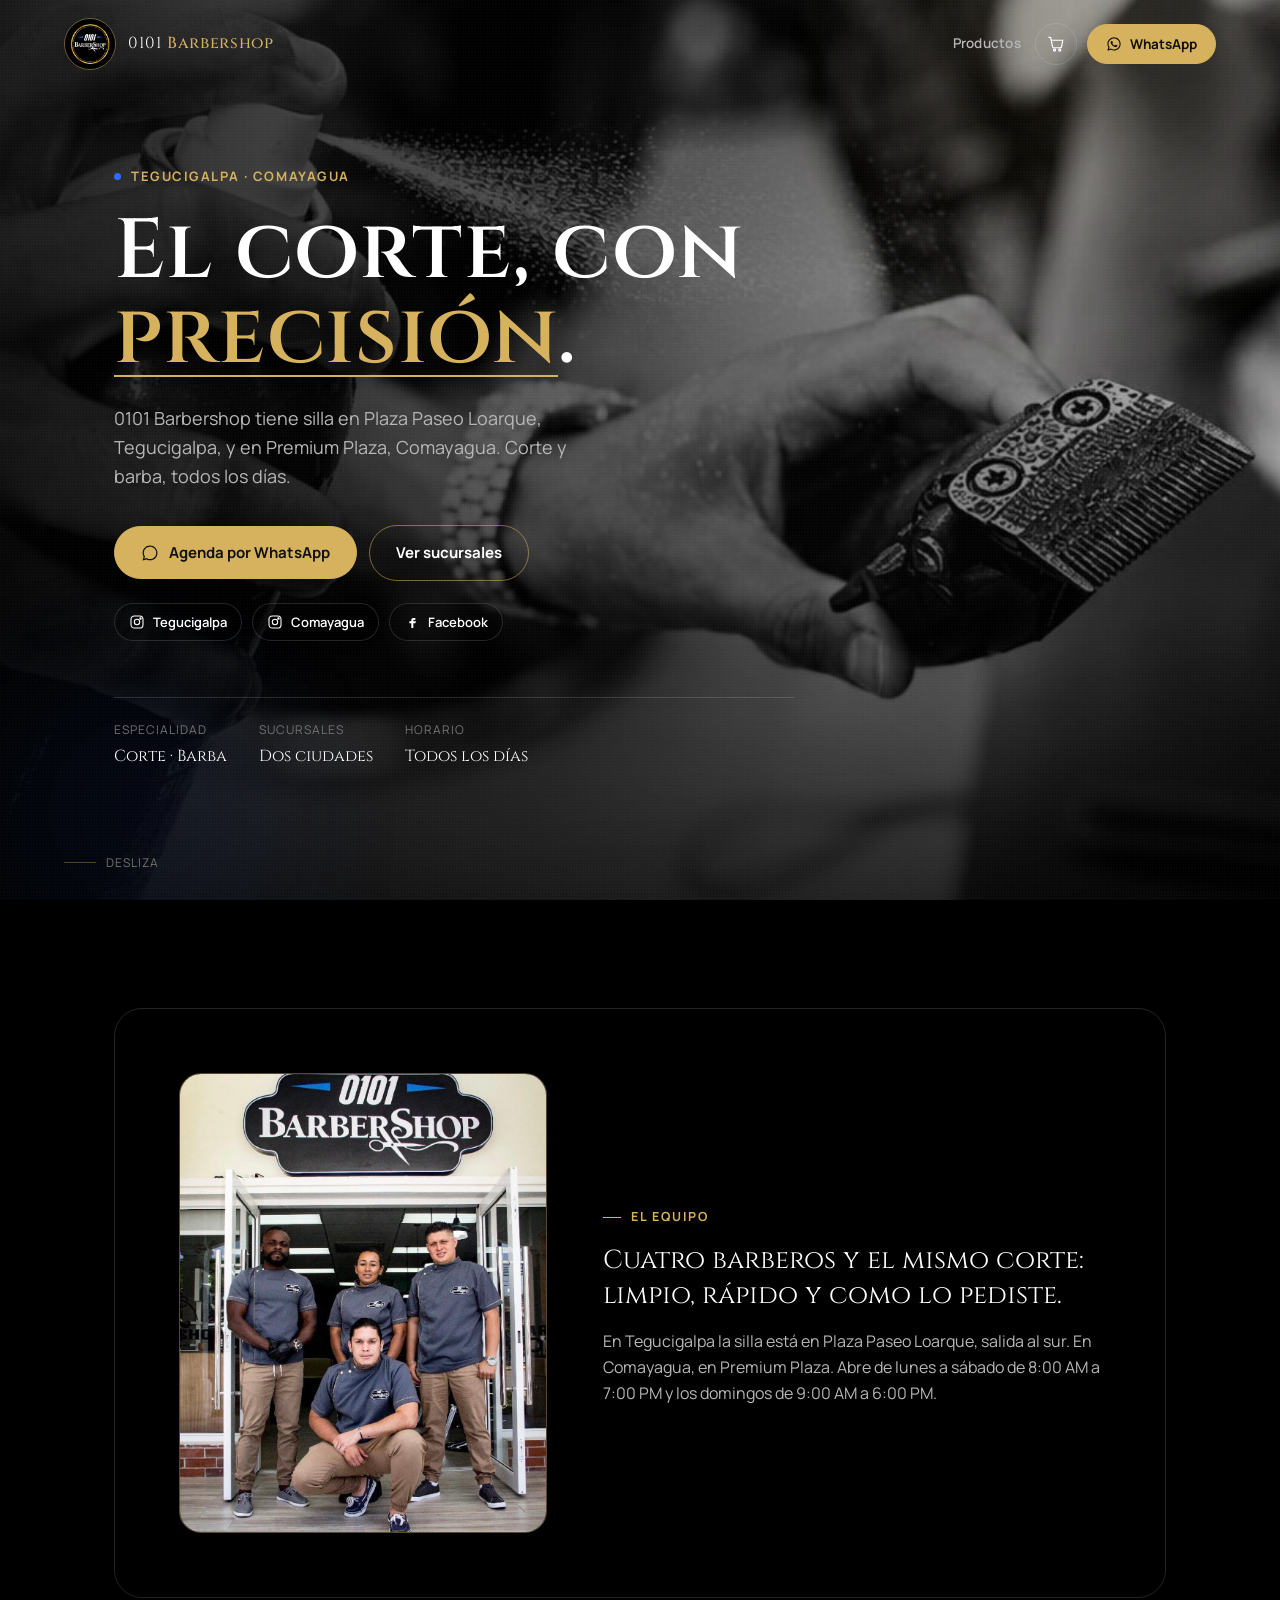
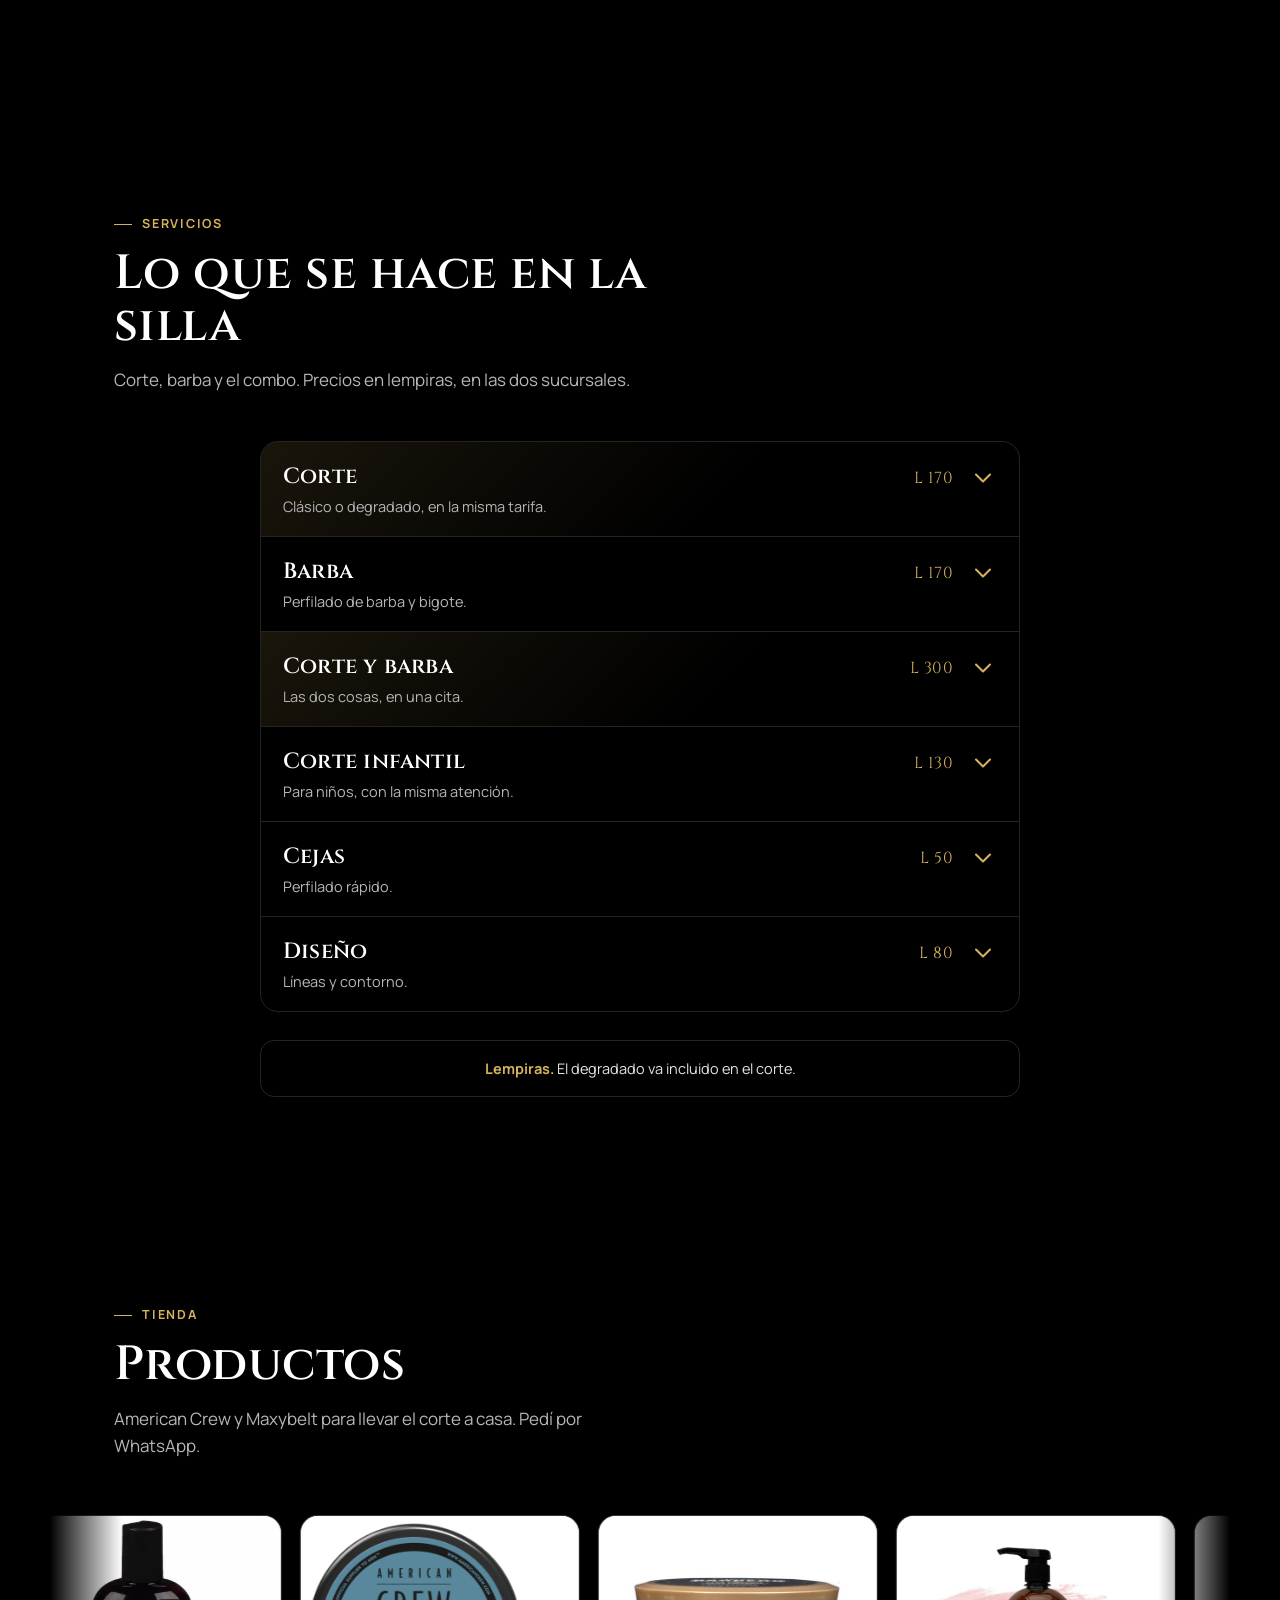
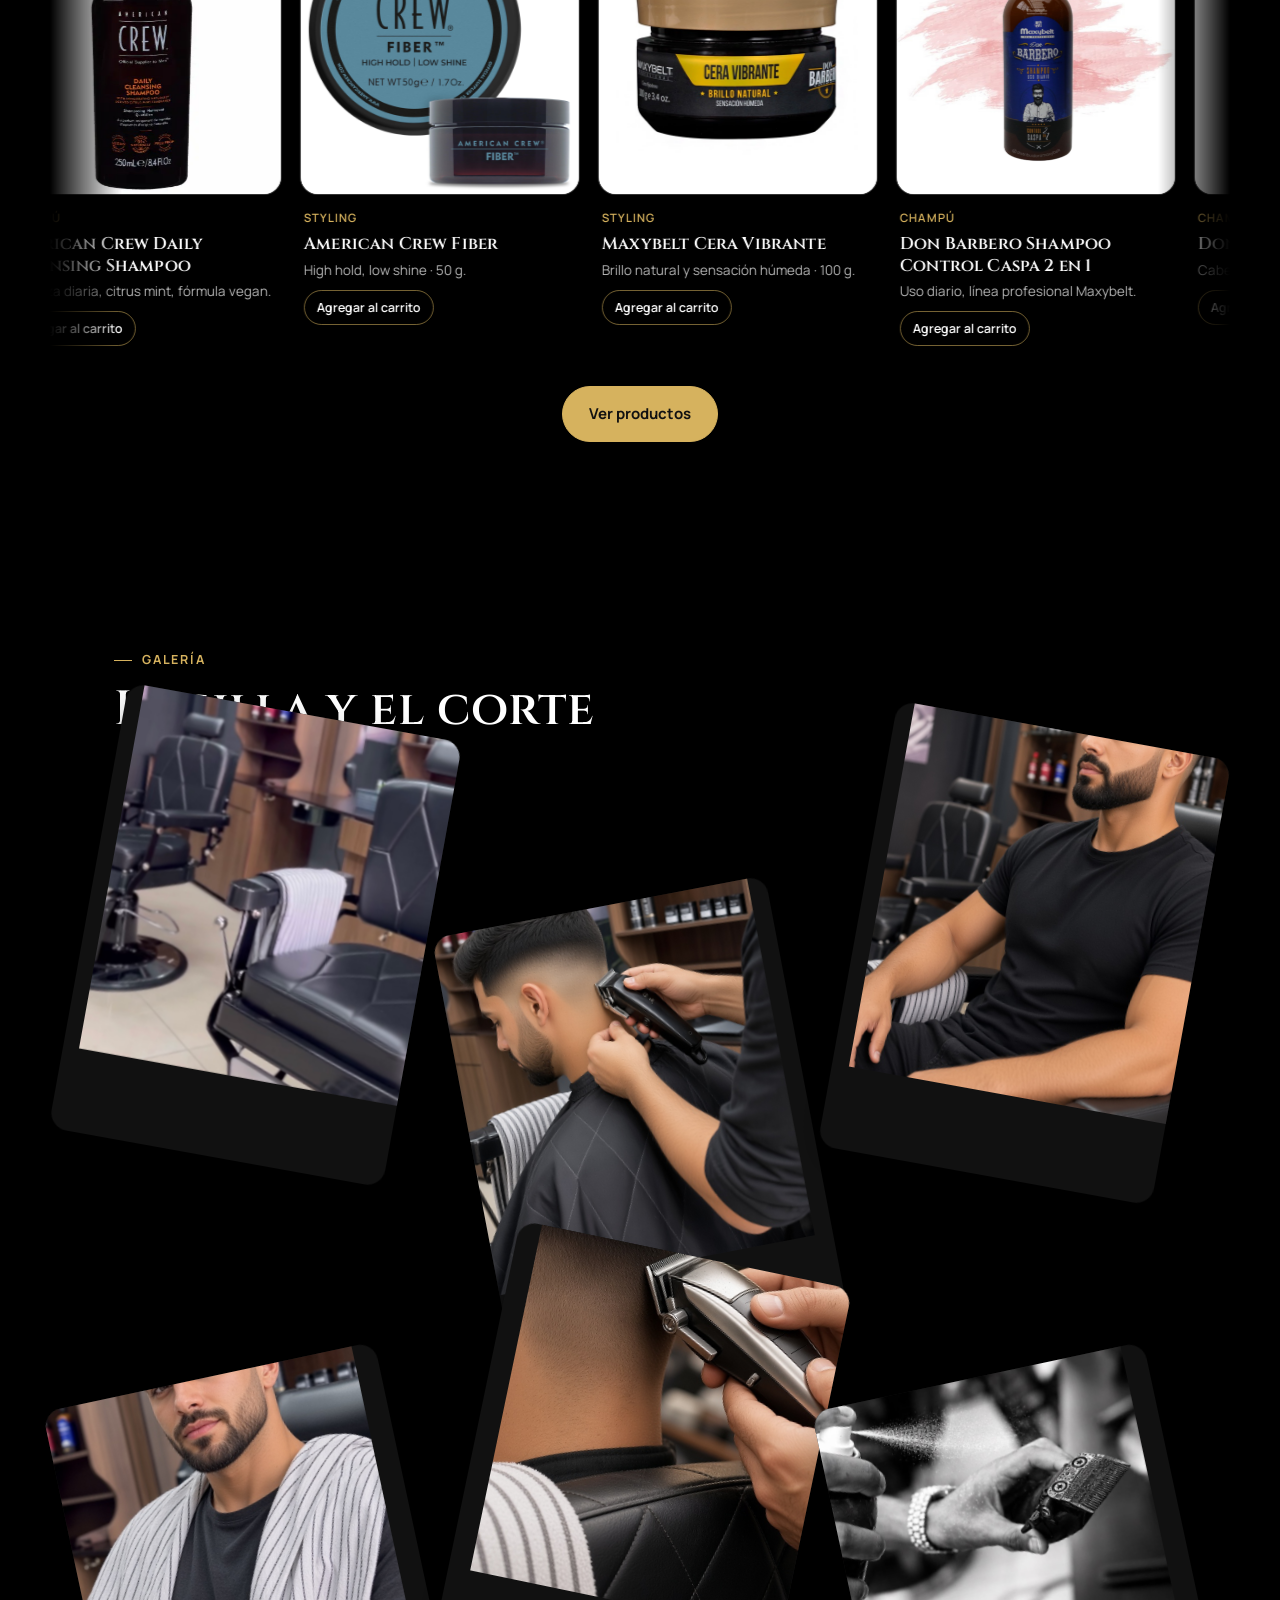
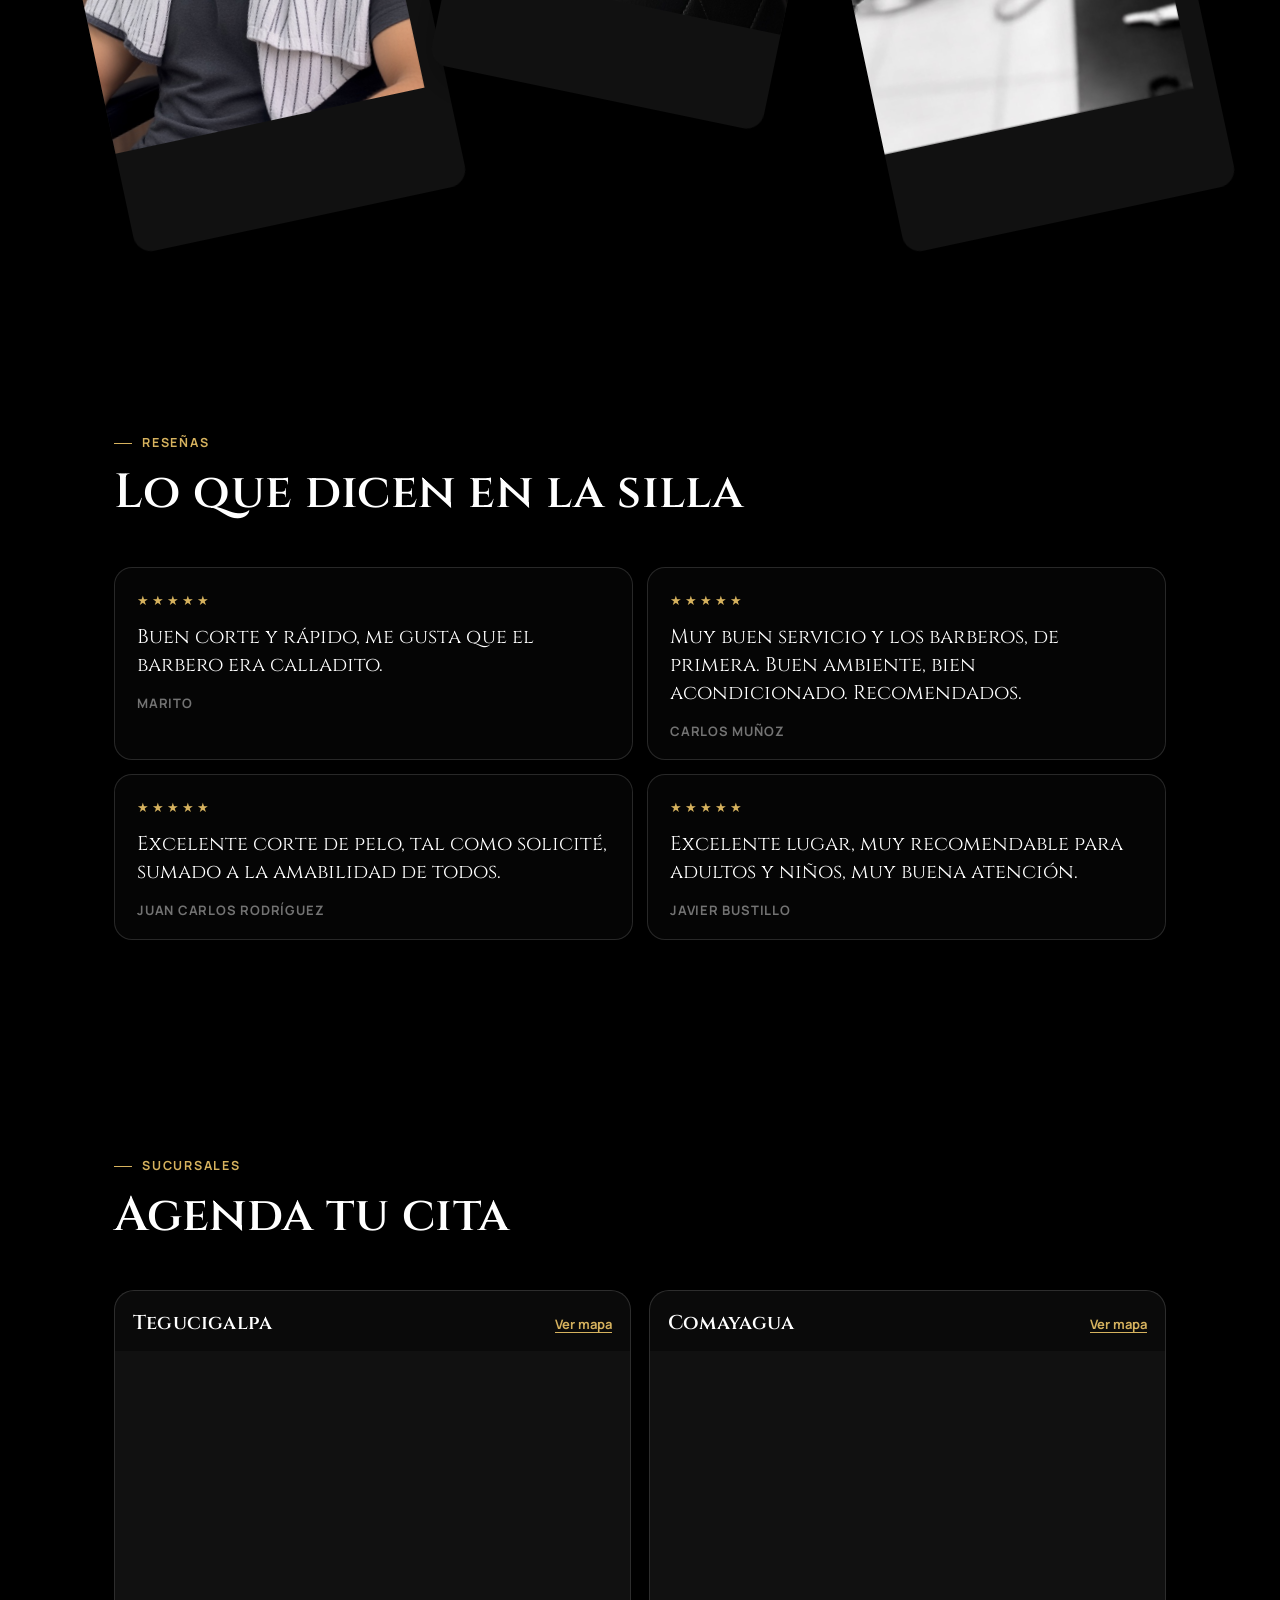
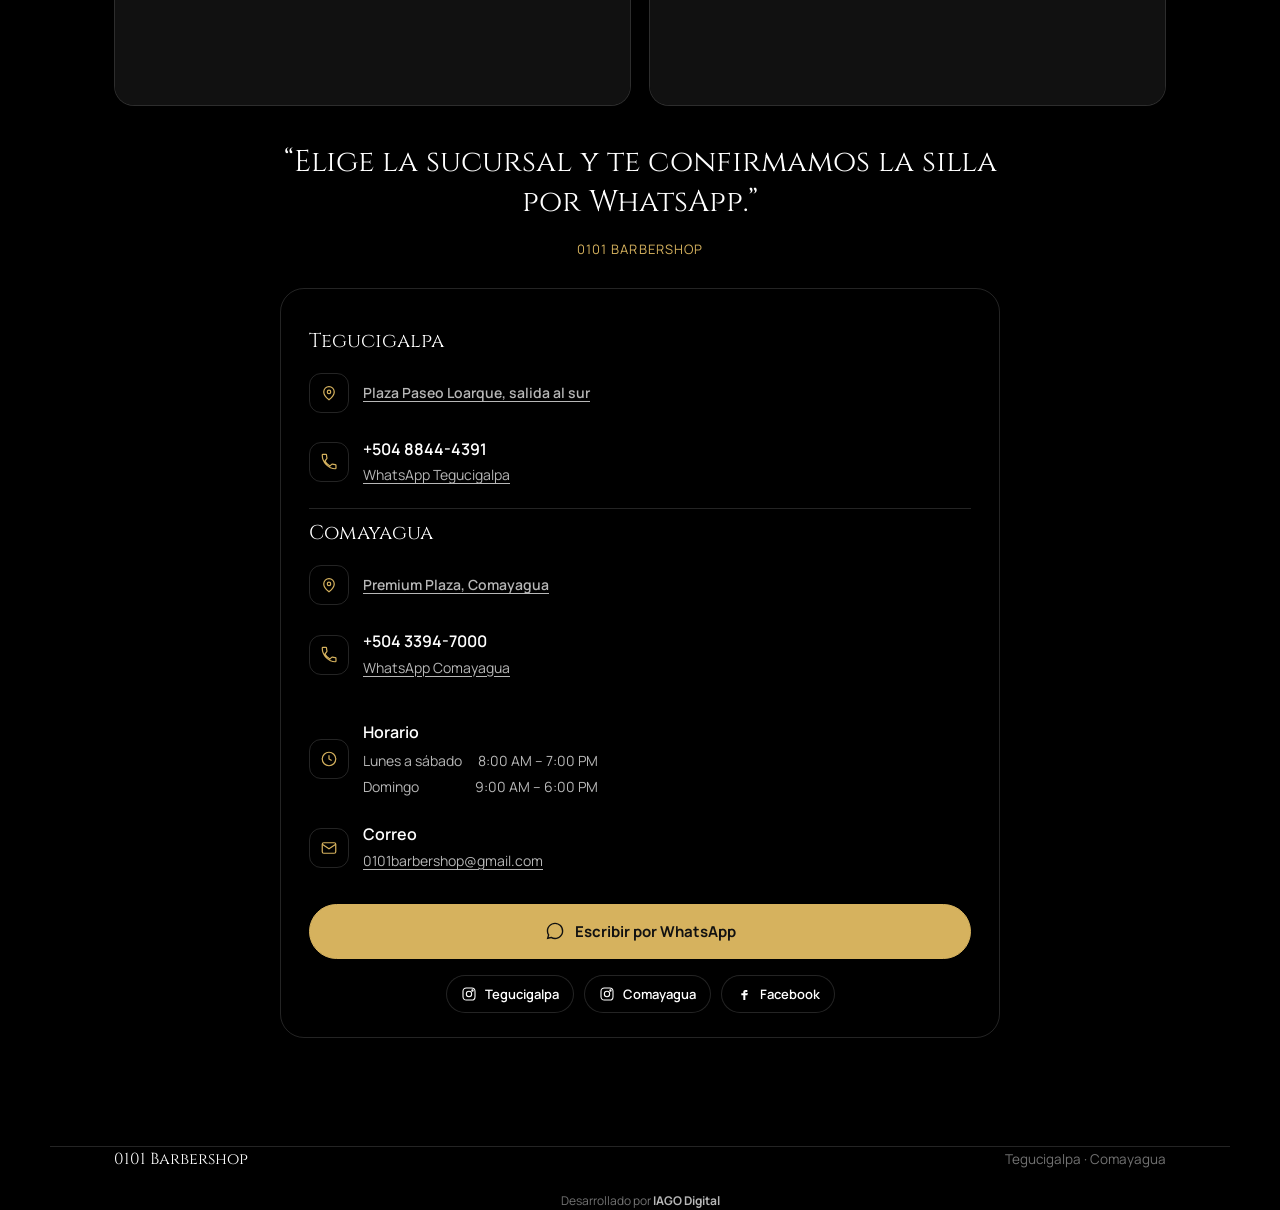
<file: index.html>
<!DOCTYPE html>
<html lang="es">
<head>
<meta charset="UTF-8">
<meta name="viewport" content="width=device-width, initial-scale=1.0, viewport-fit=cover">
<title>0101 Barbershop · Tegucigalpa y Comayagua</title>
<meta name="description" content="0101 Barbershop en Tegucigalpa y en Premium Plaza, Comayagua. Corte, degradado y barba. Agenda por WhatsApp.">
<meta name="theme-color" content="#000000">
<link rel="icon" href="images/logo.jpg" type="image/jpeg">
<link rel="preconnect" href="https://fonts.googleapis.com">
<link rel="preconnect" href="https://fonts.gstatic.com" crossorigin>
<link href="https://fonts.googleapis.com/css2?family=Cinzel:wght@500;600;700&family=Manrope:wght@400;500;600;700&display=swap" rel="stylesheet">
<link rel="stylesheet" href="styles.css">

</head>
<body>
  <nav class="nav" id="nav">
    <a href="#top" class="nav-brand">
      <img src="images/logo.jpg" alt="" class="nav-logo" width="52" height="52">
      <span>0101 <em>Barbershop</em></span>
    </a>
    <div class="nav-actions">
      <div class="nav-links">
        <a href="productos.html" class="nav-link">Productos</a>
      </div>
      <button type="button" class="nav-cta" id="nav-whatsapp" aria-haspopup="dialog" aria-label="Elegir sucursal de WhatsApp">
        <svg viewBox="0 0 24 24" fill="currentColor" aria-hidden="true"><path d="M12.04 2C6.58 2 2.13 6.45 2.13 11.91c0 1.75.46 3.46 1.32 4.96L2.05 22l5.25-1.38a9.9 9.9 0 0 0 4.74 1.21h.01c5.46 0 9.9-4.45 9.9-9.91 0-2.65-1.03-5.13-2.9-7C17.18 3.03 14.7 2 12.04 2Zm0 18.14h-.01a8.2 8.2 0 0 1-4.19-1.15l-.3-.18-3.12.82.83-3.04-.2-.31a8.23 8.23 0 0 1-1.26-4.37c0-4.55 3.7-8.25 8.26-8.25 2.2 0 4.27.86 5.83 2.42a8.18 8.18 0 0 1 2.41 5.84c0 4.55-3.71 8.22-8.25 8.22Zm4.52-6.16c-.25-.12-1.47-.72-1.69-.81-.23-.08-.4-.12-.56.13-.17.25-.65.81-.79.97-.15.17-.29.19-.54.06-.25-.12-1.04-.38-1.99-1.22-.73-.66-1.23-1.46-1.37-1.71-.15-.25-.02-.38.11-.51.11-.11.25-.29.37-.44.12-.15.16-.25.24-.42.08-.17.04-.31-.02-.44-.06-.12-.56-1.34-.76-1.84-.2-.48-.4-.42-.56-.42h-.48c-.17 0-.44.06-.67.31-.23.25-.87.85-.87 2.08 0 1.22.89 2.4 1.02 2.57.12.17 1.75 2.67 4.24 3.75.59.26 1.06.41 1.42.52.6.19 1.14.16 1.57.1.48-.07 1.47-.6 1.68-1.18.21-.58.21-1.08.15-1.18-.06-.1-.23-.16-.48-.28Z"/></svg>
        <span>WhatsApp</span>
      </button>
    </div>
  </nav>

  <header class="hero" id="top">
    <div class="hero-media">
      <img src="images/hero.jpg" alt="Barbero de 0101 preparando la máquina" class="hero-img">
      <div class="hero-media-overlay"></div>
    </div>
    <div class="hero-field">
      <div class="blob blob-a" data-parallax="0.18"></div>
      <div class="blob blob-b" data-parallax="0.28"></div>
      <div class="blob blob-c" data-parallax="0.4"></div>
    </div>
    <div class="hero-grain"></div>
    <div class="hero-inner">
      <div class="eyebrow-row" data-reveal style="--delay:0s">
        <span class="eyebrow-dot"></span>
        <span>Tegucigalpa · Comayagua</span>
      </div>
      <h1 data-reveal style="--delay:.1s">El corte, con <span class="accent-word">precisión</span>.</h1>
      <p class="hero-desc" data-reveal style="--delay:.2s">
        0101 Barbershop tiene silla en Plaza Paseo Loarque, Tegucigalpa, y en Premium Plaza, Comayagua. Corte y barba, todos los días.
      </p>
      <div class="hero-actions" data-reveal style="--delay:.3s">
        <button type="button" class="btn btn-primary" id="hero-whatsapp" aria-haspopup="dialog">
          <svg viewBox="0 0 24 24" fill="currentColor" aria-hidden="true"><path d="M12.04 2C6.58 2 2.13 6.45 2.13 11.91c0 1.75.46 3.46 1.32 4.96L2.05 22l5.25-1.38a9.9 9.9 0 0 0 4.74 1.21h.01c5.46 0 9.9-4.45 9.9-9.91 0-2.65-1.03-5.13-2.9-7C17.18 3.03 14.7 2 12.04 2Zm0 18.14h-.01a8.2 8.2 0 0 1-4.19-1.15l-.3-.18-3.12.82.83-3.04-.2-.31a8.23 8.23 0 0 1-1.26-4.37c0-4.55 3.7-8.25 8.26-8.25 2.2 0 4.27.86 5.83 2.42a8.18 8.18 0 0 1 2.41 5.84c0 4.55-3.71 8.22-8.25 8.22Z"/></svg>
          Agenda por WhatsApp
        </button>
        <a href="#contacto" class="btn btn-ghost">Ver sucursales</a>
      </div>
      <div class="hero-social" id="hero-social" data-reveal style="--delay:.32s"></div>
      <div class="hero-meta" data-reveal style="--delay:.35s">
        <div class="item">
          <span class="label">Especialidad</span>
          <span class="value">Corte · Barba</span>
        </div>
        <div class="item">
          <span class="label">Sucursales</span>
          <span class="value">Dos ciudades</span>
        </div>
        <div class="item">
          <span class="label">Horario</span>
          <span class="value">Todos los días</span>
        </div>
      </div>
    </div>
    <div class="scroll-cue" id="scroll-cue"><span class="line"></span><span>Desliza</span></div>
  </header>

  <section id="barberia">
    <div class="wrap">
      <div class="about">
        <div class="about-grid">
          <div class="about-card tilt-el" data-tilt data-reveal="scale">
            <div class="about-card-inner">
              <img src="images/team.jpg" alt="Equipo de 0101 Barbershop frente al local">
            </div>
          </div>
          <div class="about-copy">
            <div class="kicker" data-reveal>El equipo</div>
            <p class="lede" data-reveal style="--delay:.06s">Cuatro barberos y el mismo corte: limpio, rápido y como lo pediste.</p>
            <p class="body-p" data-reveal style="--delay:.12s">En Tegucigalpa la silla está en Plaza Paseo Loarque, salida al sur. En Comayagua, en Premium Plaza. Abre de lunes a sábado de 8:00 AM a 7:00 PM y los domingos de 9:00 AM a 6:00 PM.</p>
          </div>
        </div>
      </div>
    </div>
  </section>

  <section id="servicios">
    <div class="wrap">
      <div class="section-head">
        <div class="kicker" data-reveal>Servicios</div>
        <h2 data-reveal style="--delay:.05s">Lo que se hace en la silla</h2>
        <p data-reveal style="--delay:.1s">Corte, barba y el combo. Precios en lempiras, en las dos sucursales.</p>
      </div>
      <div class="services-accordion" id="services-grid"></div>
      <p class="pricing-note" data-reveal><b>Lempiras.</b> El degradado va incluido en el corte.</p>
    </div>
  </section>

  <section id="productos">
    <div class="wrap">
      <div class="section-head">
        <div class="kicker" data-reveal>Tienda</div>
        <h2 data-reveal style="--delay:.05s">Productos</h2>
        <p data-reveal style="--delay:.1s">American Crew y Maxybelt para llevar el corte a casa. Pedí por WhatsApp.</p>
      </div>
      <div data-reveal style="--delay:.12s">
        <div class="products-marquee" id="products-marquee">
          <div class="products-marquee-track" data-marquee-track></div>
        </div>
      </div>
      <div class="products-cta-wrap" data-reveal style="--delay:.16s">
        <a href="productos.html" class="btn btn-primary" data-products-cta>Ver productos</a>
      </div>
    </div>
  </section>

  <section id="galeria">
    <div class="wrap">
      <div class="section-head">
        <div class="kicker" data-reveal>Galería</div>
        <h2 data-reveal style="--delay:.05s">La silla y el corte</h2>
      </div>
      <div class="gallery-grid" id="gallery-grid"></div>
    </div>
  </section>

  <section id="resenas">
    <div class="wrap">
      <div class="section-head">
        <div class="kicker" data-reveal>Reseñas</div>
        <h2 data-reveal style="--delay:.05s">Lo que dicen en la silla</h2>
      </div>
      <div class="testimonials-grid" id="testimonials-grid"></div>
    </div>
  </section>

  <section id="contacto">
    <div class="wrap">
      <div class="section-head">
        <div class="kicker" data-reveal>Sucursales</div>
        <h2 data-reveal style="--delay:.05s">Agenda tu cita</h2>
      </div>
      <div class="maps-grid" id="maps-grid" data-reveal></div>
      <div class="contact-grid">
        <div class="quote-block" data-reveal>
          <p>“Elige la sucursal y te confirmamos la silla por WhatsApp.”</p>
          <div class="who">0101 Barbershop</div>
        </div>
        <div class="contact-card" data-reveal style="--delay:.08s">
          <div id="contact-locations"></div>
          <div class="contact-row">
            <div class="ic" aria-hidden="true"><svg viewBox="0 0 24 24" fill="none" stroke="currentColor" stroke-width="1.6"><circle cx="12" cy="12" r="9"/><path d="M12 7v5l3.5 2"/></svg></div>
            <div class="txt">
              <b>Horario</b>
              <div class="hours-stack" id="contact-hours"></div>
            </div>
          </div>
          <div class="contact-row">
            <div class="ic" aria-hidden="true"><svg viewBox="0 0 24 24" fill="none" stroke="currentColor" stroke-width="1.6"><rect x="3" y="5" width="18" height="14" rx="2"/><path d="M3 7l9 6 9-6"/></svg></div>
            <div class="txt">
              <b>Correo</b>
              <a id="contact-email" href="mailto:0101barbershop@gmail.com">0101barbershop@gmail.com</a>
            </div>
          </div>
          <button type="button" class="contact-cta-big" id="contact-whatsapp" aria-haspopup="dialog">
            <svg viewBox="0 0 24 24" fill="currentColor" aria-hidden="true"><path d="M12.04 2C6.58 2 2.13 6.45 2.13 11.91c0 1.75.46 3.46 1.32 4.96L2.05 22l5.25-1.38a9.9 9.9 0 0 0 4.74 1.21h.01c5.46 0 9.9-4.45 9.9-9.91 0-2.65-1.03-5.13-2.9-7C17.18 3.03 14.7 2 12.04 2Zm0 18.14h-.01a8.2 8.2 0 0 1-4.19-1.15l-.3-.18-3.12.82.83-3.04-.2-.31a8.23 8.23 0 0 1-1.26-4.37c0-4.55 3.7-8.25 8.26-8.25 2.2 0 4.27.86 5.83 2.42a8.18 8.18 0 0 1 2.41 5.84c0 4.55-3.71 8.22-8.25 8.22Z"/></svg>
            Escribir por WhatsApp
          </button>
          <div class="social-row" id="social-row"></div>
        </div>
      </div>
    </div>
  </section>

  <footer class="wrap">
    <div class="footer-row">
      <span class="fbrand">0101 Barbershop</span>
      <span>Tegucigalpa · Comayagua</span>
    </div>
    <div class="foot-credit">Desarrollado por <a href="https://www.iagodigital.com/" target="_blank" rel="noopener">IAGO Digital</a></div>
  </footer>

  <div class="lightbox" id="lightbox" hidden>
    <button type="button" class="lightbox-backdrop" id="lightbox-backdrop" aria-label="Cerrar foto"></button>
    <button type="button" class="lightbox-close" id="lightbox-close" aria-label="Cerrar">×</button>
    <img class="lightbox-img" id="lightbox-img" alt="">
  </div>

  <div class="location-picker" id="location-picker" hidden aria-hidden="true" role="dialog" aria-modal="true" aria-labelledby="location-picker-title">
    <button type="button" class="location-picker-backdrop" id="location-picker-backdrop" aria-label="Cerrar"></button>
    <div class="location-picker-panel">
      <button type="button" class="location-picker-close" id="location-picker-close" aria-label="Cerrar">
        <svg viewBox="0 0 24 24" fill="none" stroke="currentColor" stroke-width="1.8" aria-hidden="true"><path d="M6 6l12 12M18 6L6 18" stroke-linecap="round"/></svg>
      </button>
      <p class="location-picker-kicker" id="location-picker-title">¿En cuál sucursal?</p>
      <p class="location-picker-hint" id="location-picker-hint">Te abrimos WhatsApp con la sucursal que elijas.</p>
      <div class="location-picker-options" id="location-picker-options"></div>
    </div>
  </div>

<script src="config.js"></script>
<script src="products.js"></script>
<script>
(function render(){ const pinSvg = '<svg viewBox="0 0 24 24" fill="none" stroke="currentColor" stroke-width="1.6" aria-hidden="true"><path d="M12 21c4-3.2 7-6.6 7-10.5A7 7 0 0 0 5 10.5C5 14.4 8 17.8 12 21Z"/><circle cx="12" cy="10.5" r="2.3"/></svg>';
  const phoneSvg = '<svg viewBox="0 0 24 24" fill="none" stroke="currentColor" stroke-width="1.6" aria-hidden="true"><path d="M6.6 10.8c1.4 2.8 3.8 5.2 6.6 6.6l2.2-2.2c.3-.3.7-.4 1.1-.3 1.2.4 2.5.6 3.8.6.6 0 1 .4 1 1V20c0 .6-.4 1-1 1C11.4 21 3 12.6 3 2.7c0-.6.4-1 1-1H7.7c.6 0 1 .4 1 1 0 1.3.2 2.6.6 3.8.1.4 0 .8-.3 1.1L6.6 10.8Z"/></svg>';
  const instaSvg = '<svg viewBox="0 0 24 24" fill="none" stroke="currentColor" stroke-width="1.6" aria-hidden="true"><rect x="3" y="3" width="18" height="18" rx="5"/><circle cx="12" cy="12" r="4"/><circle cx="17.2" cy="6.8" r="1"/></svg>';
  const facebookSvg = '<svg viewBox="0 0 24 24" fill="currentColor" aria-hidden="true"><path d="M14 9h3V6h-3c-1.7 0-3 1.3-3 3v2H8v3h3v7h3v-7h3l1-3h-4V9c0-.6.4-1 1-1Z"/></svg>';
  const chevron = '<svg class="service-chevron" viewBox="0 0 24 24" fill="none" stroke="currentColor" stroke-width="1.8" aria-hidden="true"><path d="M6 9l6 6 6-6" stroke-linecap="round" stroke-linejoin="round"/></svg>';

  function esc(value){
    return String(value ?? "").replace(/[&<>"']/g, (ch) => ({
      "&": "&amp;",
      "<": "&lt;",
      ">": "&gt;",
      '"': "&quot;",
      "'": "&#39;"
    }[ch]));
  }

  function waLinkFor(location, customMessage){
    const base = customMessage || CONFIG.business.whatsappMessage;
    const message = `${base} (${location.name})`;
    return `https://wa.me/${location.whatsappNumber}?text=${encodeURIComponent(message)}`;
  }

  document.getElementById("contact-email").textContent = CONFIG.business.email;
  document.getElementById("contact-email").href = `mailto:${CONFIG.business.email}`;

  document.getElementById("contact-hours").innerHTML = CONFIG.hours.map((hour) => `
    <div class="hours-line"><span>${esc(hour.day)}</span><span>${esc(hour.time)}</span></div>
  `).join("");

  document.getElementById("maps-grid").innerHTML = CONFIG.locations.map((location) => `
    <article class="map-card">
      <div class="map-card-head">
        <h3>${esc(location.name)}</h3>
        <a class="maps-link" href="${esc(location.mapsUrl)}" target="_blank" rel="noopener">Ver mapa</a>
      </div>
      <div class="map-frame">
        <iframe title="Mapa de 0101 Barbershop ${esc(location.name)}" src="${esc(location.mapsEmbedUrl)}" loading="lazy" referrerpolicy="no-referrer-when-downgrade"></iframe>
      </div>
    </article>
  `).join("");

  document.getElementById("contact-locations").innerHTML = CONFIG.locations.map((location) => {
    const placeLabel = location.address === location.name ? "Cómo llegar" : location.address;
    return `
    <div class="location-block">
      <div class="location-block-name">${esc(location.name)}</div>
      <div class="contact-row">
        <div class="ic">${pinSvg}</div>
        <div class="txt">
          <b><a href="${esc(location.mapsUrl)}" target="_blank" rel="noopener">${esc(placeLabel)}</a></b>
        </div>
      </div>
      <div class="contact-row">
        <div class="ic">${phoneSvg}</div>
        <div class="txt">
          <b>${esc(location.phoneDisplay)}</b>
          <a href="${esc(waLinkFor(location))}" target="_blank" rel="noopener">WhatsApp ${esc(location.name)}</a>
        </div>
      </div>
    </div>
  `;
  }).join("");

  const socialHtml = [
    ...CONFIG.locations.map((location) => `
      <a class="social-pill" href="${esc(location.instagram)}" target="_blank" rel="noopener" aria-label="Instagram ${esc(location.name)}">
        ${instaSvg}
        <span>${esc(location.name)}</span>
      </a>
    `),
    CONFIG.business.facebook ? `
      <a class="social-pill" href="${esc(CONFIG.business.facebook)}" target="_blank" rel="noopener" aria-label="Facebook">
        ${facebookSvg}
        <span>Facebook</span>
      </a>
    ` : ""
  ].join("");
  document.getElementById("hero-social").innerHTML = socialHtml;
  document.getElementById("social-row").innerHTML = socialHtml;

  document.getElementById("services-grid").innerHTML = CONFIG.services.map((service, index) => `
    <div class="service-item${service.hot ? " is-hot" : ""}" data-reveal style="--delay:${Math.min(index, 6) * 0.05}s">
      <button type="button" class="service-trigger" aria-expanded="false" id="service-trigger-${index}" aria-controls="service-panel-${index}">
        <span class="service-trigger-text">
          <span class="service-heading">
            <h3>${esc(service.name)}</h3>
            <span class="service-price">${esc(service.price)}</span>
          </span>
          <p class="service-teaser">${esc(service.teaser)}</p>
        </span>
        ${chevron}
      </button>
      <div class="service-panel" id="service-panel-${index}" role="region" aria-labelledby="service-trigger-${index}">
        <div class="service-panel-inner">
          <p class="service-desc">${esc(service.desc)}</p>
        </div>
      </div>
    </div>
  `).join("");

  document.getElementById("gallery-grid").innerHTML = CONFIG.gallery.map((item, index) => `
    <button type="button" class="gallery-tile" data-parallax-tile data-full="${esc(item.image)}" aria-label="${esc(item.alt)}">
      <img class="gallery-img" src="${esc(item.image)}" alt="${esc(item.alt)}" loading="${index < 3 ? "eager" : "lazy"}">
    </button>
  `).join("");

  document.getElementById("testimonials-grid").innerHTML = CONFIG.testimonials.map((item, index) => `
    <article class="testimonial-card" data-reveal style="--delay:${index * 0.08}s">
      <div class="stars" aria-label="5 de 5">★★★★★</div>
      <blockquote>${esc(item.text)}</blockquote>
      <div class="author">${esc(item.author)}</div>
    </article>
  `).join("");

  const lightbox = document.getElementById("lightbox");
  const lightboxImg = document.getElementById("lightbox-img");
  document.getElementById("gallery-grid").addEventListener("click", (event) => {
    const tile = event.target.closest(".gallery-tile");
    if (!tile) return;
    lightboxImg.src = tile.dataset.full;
    lightboxImg.alt = tile.querySelector("img").alt;
    lightbox.hidden = false;
    document.body.classList.add("picker-open");
  });
  function closeLightbox(){
    if (lightbox.hidden) return;
    lightbox.hidden = true;
    lightboxImg.src = "";
    document.body.classList.remove("picker-open");
  }
  document.getElementById("lightbox-close").addEventListener("click", closeLightbox);
  document.getElementById("lightbox-backdrop").addEventListener("click", closeLightbox);

  document.getElementById("services-grid").addEventListener("click", (event) => {
    const trigger = event.target.closest(".service-trigger");
    if (!trigger) return;
    const item = trigger.closest(".service-item");
    const open = item.classList.contains("is-open");
    item.classList.toggle("is-open", !open);
    trigger.setAttribute("aria-expanded", open ? "false" : "true");
  });

  const picker = document.getElementById("location-picker");
  const pickerOptions = document.getElementById("location-picker-options");
  let lastFocus = null;

  function renderPickerOptions(customMessage){
    pickerOptions.innerHTML = CONFIG.locations.map((location) => `
      <a class="location-option" href="${esc(waLinkFor(location, customMessage))}" target="_blank" rel="noopener">
        <span class="location-option-name">${esc(location.name)}</span>
        <span class="location-option-meta">${esc(location.phoneDisplay)}</span>
        ${location.address !== location.name ? `<span class="location-option-meta">${esc(location.address)}</span>` : ""}
      </a>
    `).join("");
  }
  renderPickerOptions();

  function closePicker(){
    if (picker.hidden) return;
    picker.hidden = true;
    picker.setAttribute("aria-hidden", "true");
    document.body.classList.remove("picker-open");
    if (lastFocus && typeof lastFocus.focus === "function") lastFocus.focus();
  }

  function openPicker(trigger, customMessage){
    lastFocus = trigger || document.activeElement;
    renderPickerOptions(customMessage || null);
    const hint = document.getElementById("location-picker-hint");
    if (hint){
      hint.textContent = customMessage
        ? "Elegí la sucursal para enviar el pedido por WhatsApp."
        : "Te abrimos WhatsApp con la sucursal que elijas.";
    }
    picker.hidden = false;
    picker.setAttribute("aria-hidden", "false");
    document.body.classList.add("picker-open");
    const first = pickerOptions.querySelector("a");
    if (first) first.focus();
  }
  window.openLocationPicker = openPicker;

  if (window.ProductsUI){
    ProductsUI.initCartUI();
    ProductsUI.initFeaturedMarquee(document.getElementById("products-marquee"));
  }

  document.addEventListener("click", (event) => {
    const trigger = event.target.closest("#nav-whatsapp, #hero-whatsapp, #contact-whatsapp");
    if (trigger){
      openPicker(trigger);
      return;
    }
    if (event.target.closest("#location-picker-close, #location-picker-backdrop")) closePicker();
  });
  document.addEventListener("keydown", (event) => {
    if (event.key !== "Escape") return;
    closeLightbox();
    closePicker();
  });

  const nav = document.getElementById("nav");
  const onScroll = () => nav.classList.toggle("scrolled", window.scrollY > 40);
  onScroll();
  window.addEventListener("scroll", onScroll, { passive: true });

  const reduced = window.matchMedia("(prefers-reduced-motion: reduce)").matches;
  const canHover = window.matchMedia("(hover: hover) and (pointer: fine)").matches;
  const isCoarse = window.matchMedia("(pointer: coarse)").matches;

  if (reduced){
    document.querySelectorAll("[data-reveal]").forEach((el) => el.classList.add("is-visible"));
  } else {
    const io = new IntersectionObserver((entries) => {
      entries.forEach((entry) => {
        if (entry.isIntersecting){
          entry.target.classList.add("is-visible");
          io.unobserve(entry.target);
        }
      });
    }, {
      threshold: isCoarse ? 0.06 : 0.12,
      rootMargin: isCoarse ? "0px" : "0px 0px -30px 0px"
    });
    window.__revealIO = io;
    document.querySelectorAll("[data-reveal]").forEach((el) => io.observe(el));

    function revealHeroContent(){
      document.querySelectorAll(".hero .hero-inner [data-reveal]").forEach((el) => {
        const delay = parseFloat(el.style.getPropertyValue("--delay")) || 0;
        setTimeout(() => el.classList.add("is-visible"), delay * 1000);
      });
      const meta = document.querySelector(".hero-meta");
      const cue = document.getElementById("scroll-cue");
      setTimeout(() => {
        if (meta) meta.classList.add("is-visible");
        if (cue) cue.classList.add("is-visible");
      }, 320);
    }
    requestAnimationFrame(revealHeroContent);
  }

  if (!reduced){
    const MOTION = {
      blobScroll: isCoarse ? 0.42 : 0.5,
      blobPointer: isCoarse ? 8 : 18,
      blobFloat: isCoarse ? 16 : 20,
      galleryY: isCoarse ? 60 : 110,
      galleryX: isCoarse ? 0 : 30,
      galleryRotate: isCoarse ? 0 : 2.5,
      galleryScale: isCoarse ? 0.05 : 0.06,
      tiltMax: canHover ? 14 : 11,
      tiltScroll: isCoarse ? 12 : 10,
      heroDrift: isCoarse ? 0.14 : 0.18,
      heroImgX: isCoarse ? 0 : 8
    };

    const blobs = document.querySelectorAll("[data-parallax]");
    const tiles = document.querySelectorAll("[data-parallax-tile]");
    const heroInner = document.querySelector(".hero-inner");
    const vh = () => window.innerHeight;

    let ptrX = 0;
    let ptrY = 0;
    let ptrOn = false;

    function setPointer(e){
      ptrX = (e.clientX / window.innerWidth - 0.5) * 2;
      ptrY = (e.clientY / window.innerHeight - 0.5) * 2;
      ptrOn = true;
    }
    function clearPointer(){
      ptrOn = false;
      ptrX = 0;
      ptrY = 0;
    }

    if (canHover){
      window.addEventListener("pointermove", setPointer, { passive: true });
    } else {
      window.addEventListener("pointerdown", (e) => { if (e.pointerType === "touch") setPointer(e); }, { passive: true });
      window.addEventListener("pointermove", (e) => { if (e.pointerType === "touch") setPointer(e); }, { passive: true });
      window.addEventListener("pointerup", clearPointer, { passive: true });
      window.addEventListener("pointercancel", clearPointer, { passive: true });
    }

    document.querySelectorAll("[data-tilt]").forEach((card) => {
      const inner = card.querySelector(".about-card-inner") || card;
      const MAX = MOTION.tiltMax;
      let dragging = false;

      const applyTilt = (cx, cy) => {
        const r = card.getBoundingClientRect();
        const px = (cx - r.left) / r.width;
        const py = (cy - r.top) / r.height;
        const ry = (px - 0.5) * MAX * 2;
        const rx = (0.5 - py) * MAX * 2;
        inner.style.setProperty("--rx", rx.toFixed(2) + "deg");
        inner.style.setProperty("--ry", ry.toFixed(2) + "deg");
        if (canHover){
          inner.style.boxShadow = `${ry * -0.8}px ${rx * 0.8 + 20}px 50px -12px rgba(0,0,0,0.45)`;
        }
      };
      const resetTilt = () => {
        dragging = false;
        card.dataset.tiltActive = "";
        if (!canHover) return;
        inner.style.setProperty("--rx", "0deg");
        inner.style.setProperty("--ry", "0deg");
        inner.style.boxShadow = "";
      };

      card.addEventListener("pointerdown", (e) => {
        dragging = true;
        card.dataset.tiltActive = "1";
        applyTilt(e.clientX, e.clientY);
      }, { passive: true });
      card.addEventListener("pointermove", (e) => {
        if (dragging || canHover) applyTilt(e.clientX, e.clientY);
      }, { passive: true });
      card.addEventListener("pointerup", resetTilt, { passive: true });
      card.addEventListener("pointercancel", resetTilt, { passive: true });
      if (canHover) card.addEventListener("pointerleave", resetTilt, { passive: true });
    });

    if (tiles.length){
      const galleryIO = new IntersectionObserver((entries) => {
        entries.forEach((e) => e.target.classList.toggle("in-view", e.isIntersecting));
      }, { threshold: isCoarse ? 0.35 : 0.45 });
      tiles.forEach((t) => galleryIO.observe(t));
    }

    function update(){
      const y = window.scrollY;
      const time = Date.now() * 0.001;
      const viewH = vh();

      blobs.forEach((b, i) => {
        const speed = parseFloat(b.dataset.parallax) || 0.2;
        const scrollY = y * speed * -MOTION.blobScroll;
        const strength = (i + 1) * MOTION.blobPointer;
        const mx = (canHover || ptrOn) ? ptrX * strength : ptrX * strength * 0.5;
        const my = (canHover || ptrOn) ? ptrY * strength : ptrY * strength * 0.5;
        const float = Math.sin(time + i * 1.4) * MOTION.blobFloat;
        b.style.transform = `translate3d(${mx}px, ${scrollY + my + float}px, 0)`;
      });

      if (heroInner){
        const progress = Math.min(y / viewH, 1);
        if (y < viewH * 1.2){
          heroInner.style.transform = `translate3d(0, ${y * MOTION.heroDrift}px, 0)`;
          heroInner.style.opacity = String(1 - progress * 0.35);
        } else {
          heroInner.style.transform = "";
          heroInner.style.opacity = "";
        }
      }

      tiles.forEach((t, i) => {
        const rect = t.getBoundingClientRect();
        const center = rect.top + rect.height / 2 - viewH / 2;
        const progress = center / viewH;
        const dir = i % 2 === 0 ? 1 : -1;
        const col = i % 3;
        const offsetY = Math.max(Math.min(progress * -MOTION.galleryY * dir, isCoarse ? 40 : 75), isCoarse ? -40 : -75);
        const offsetX = isCoarse ? 0 : Math.max(Math.min(progress * MOTION.galleryX * (col - 1), 28), -28);
        const rotate = isCoarse ? 0 : progress * MOTION.galleryRotate * dir;
        t.style.transform = `translate3d(${offsetX}px, ${offsetY}px, 0) rotate(${rotate}deg)`;

        const img = t.querySelector(".gallery-img");
        if (img){
          const inView = rect.top < viewH && rect.bottom > 0;
          const dist = Math.min(Math.abs(progress), 1);
          const scale = inView ? 1.12 + dist * MOTION.galleryScale : 1.12;
          const imgY = progress * (isCoarse ? -14 : -24);
          const imgX = isCoarse ? 0 : progress * MOTION.heroImgX * (i % 2 === 0 ? 1 : -1);
          img.style.transform = `scale(${scale}) translate3d(${imgX}px, ${imgY}px, 0)`;
        }
      });

      if (!canHover){
        document.querySelectorAll("[data-tilt]").forEach((card) => {
          if (card.dataset.tiltActive) return;
          const inner = card.querySelector(".about-card-inner") || card;
          const rect = card.getBoundingClientRect();
          const center = rect.top + rect.height / 2 - viewH / 2;
          const progress = Math.max(Math.min(center / (viewH / 2), 1), -1);
          const rx = progress * -MOTION.tiltScroll;
          const ry = progress * (MOTION.tiltScroll * 0.7);
          inner.style.setProperty("--rx", rx.toFixed(2) + "deg");
          inner.style.setProperty("--ry", ry.toFixed(2) + "deg");
        });
      }
    }

    (function loop(){ update(); requestAnimationFrame(loop); })();
    window.addEventListener("resize", update, { passive: true });
    window.addEventListener("orientationchange", () => setTimeout(update, 150), { passive: true });
  }

  if (!reduced && window.__revealIO){
    document.querySelectorAll("[data-reveal]:not(.is-visible)").forEach((el) => window.__revealIO.observe(el));
  }
})();
</script>
</body>
</html>
</file>
<file: styles.css>
:root{
    --cream:      #000000;
    --cream-2:    #0A0A0A;
    --gray-light: #141414;
    --ink:        #FFFFFF;
    --ink-soft:   #B7B7B7;
    --ink-faint:  #737373;
    --gold:       #D6B25E;
    --gold-2:     #F0D48A;
    --blue:       #2F6BFF;
    --accent:     #D6B25E;
    --accent-inv: #111111;
    --accent-hover:rgba(214,178,94,0.12);
    --line:       rgba(255,255,255,0.14);
    --line-strong:rgba(214,178,94,0.55);
    --shadow-lg:  0 32px 80px -24px rgba(0,0,0,0.85);
    --radius:     18px;
    --ease:       cubic-bezier(.22,.61,.36,1);
    --ease-snap:  cubic-bezier(.34,1.56,.64,1);
    --maxw:       1180px;
  }

  *,*::before,*::after{ box-sizing:border-box; }
  html{
    scroll-behavior:smooth;
    overflow-x:clip;
  }
  body{
    margin:0;
    background:var(--cream);
    color:var(--ink);
    font-family:'Manrope', sans-serif;
    font-size:16px;
    line-height:1.6;
    -webkit-font-smoothing:antialiased;
    overflow-x:clip;
  }
  body.picker-open{ overflow:hidden; }
  h1,h2,h3,.display{
    font-family:'Cinzel', serif;
    font-weight:600;
    letter-spacing:0.01em;
    margin:0;
    color:var(--ink);
  }
  p{ margin:0; }
  a{ color:inherit; text-decoration:none; }
  button{ font-family:inherit; color:inherit; cursor:pointer; }
  img{ max-width:100%; display:block; }
  ::selection{ background:var(--gold); color:var(--accent-inv); }

  .wrap{ max-width:var(--maxw); margin:0 auto; padding:0 clamp(20px,5vw,64px); }

  [data-reveal]{
    opacity:0;
    transform:translateY(48px) scale(0.96);
    filter:blur(8px);
    transition:opacity 1s var(--ease), transform 1s var(--ease), filter 1s var(--ease);
    transition-delay:var(--delay,0s);
  }
  [data-reveal].is-visible{
    opacity:1;
    transform:translateY(0) scale(1);
    filter:blur(0);
  }
  [data-reveal="scale"]{ transform:scale(0.88); }
  [data-reveal="scale"].is-visible{ transform:scale(1); }

  .hero .hero-inner [data-reveal]{
    filter:none;
    transform:translateX(-56px);
    opacity:0;
    transition:opacity .9s var(--ease), transform .9s var(--ease);
  }
  .hero .hero-inner [data-reveal].is-visible{
    transform:translateX(0);
    opacity:1;
  }
  .hero .scroll-cue{
    filter:none;
    transform:translateX(-32px);
    opacity:0;
    transition:opacity .8s var(--ease) .5s, transform .8s var(--ease) .5s;
  }
  .hero .scroll-cue.is-visible{
    transform:translateX(0);
    opacity:1;
  }
  .hero-meta .item{
    opacity:0;
    transform:translateX(-28px);
    transition:opacity .75s var(--ease), transform .75s var(--ease);
  }
  .hero-meta.is-visible .item{
    opacity:1;
    transform:translateX(0);
  }
  .hero-meta.is-visible .item:nth-child(1){ transition-delay:.38s; }
  .hero-meta.is-visible .item:nth-child(2){ transition-delay:.48s; }
  .hero-meta.is-visible .item:nth-child(3){ transition-delay:.58s; }

  @media (prefers-reduced-motion: reduce){
    [data-reveal],
    .hero .hero-inner [data-reveal],
    .hero .scroll-cue,
    .hero-meta .item{
      opacity:1 !important;
      transform:none !important;
      filter:none !important;
      transition:none !important;
    }
    *{ scroll-behavior:auto !important; animation:none !important; }
  }

  nav{
    position:fixed; top:0; left:0; right:0; z-index:100;
    display:flex; align-items:center; justify-content:space-between;
    padding:18px clamp(20px,5vw,64px);
    transition:background .4s var(--ease), padding .4s var(--ease), box-shadow .4s var(--ease);
  }
  .nav.scrolled{
    background:rgba(0,0,0,0.92);
    backdrop-filter:blur(16px);
    -webkit-backdrop-filter:blur(16px);
    padding-top:12px; padding-bottom:12px;
    box-shadow:0 1px 0 var(--line);
  }
  .nav-brand{
    display:flex; align-items:center; gap:12px;
    font-family:'Cinzel', serif;
    font-size:16px;
    letter-spacing:0.04em;
  }
  .nav-brand em{ font-style:normal; color:var(--gold); font-weight:500; }
  .nav-logo{
    width:52px; height:52px; border-radius:50%;
    object-fit:cover;
    border:1px solid rgba(214,178,94,0.45);
  }
  .nav-cta{
    display:inline-flex; align-items:center; gap:8px;
    background:var(--gold); color:var(--accent-inv);
    border:1.5px solid var(--gold);
    padding:10px 18px; border-radius:100px;
    font-size:13.5px; font-weight:700;
    transition:transform .35s var(--ease-snap), background .3s;
  }
  .nav-cta:hover{ transform:translateY(-2px); background:var(--gold-2); }
  .nav-cta svg{ width:16px; height:16px; }

  .hero{
    position:relative;
    min-height:100svh;
    display:flex;
    align-items:center;
    overflow:hidden;
    background:#000;
  }
  .hero-media{
    position:absolute; inset:0; z-index:0;
  }
  .hero-img{
    width:100%; height:100%;
    object-fit:cover;
    object-position:42% 55%;
    transform:translateZ(0) scale(1.045);
  }
  .hero-media-overlay{
    position:absolute; inset:0; z-index:1;
    background:
      linear-gradient(to right, rgba(0,0,0,0.88) 0%, rgba(0,0,0,0.62) 46%, rgba(0,0,0,0.28) 100%),
      linear-gradient(to top, rgba(0,0,0,0.72) 0%, transparent 46%);
  }
  .hero-field{
    position:absolute; inset:0; z-index:1; pointer-events:none;
  }
  .blob{
    position:absolute; border-radius:50%;
    filter:blur(70px);
    opacity:.35;
    will-change:transform;
    transform:translateZ(0);
  }
  .blob-a{
    width:520px; height:520px; top:-160px; right:-120px;
    background:radial-gradient(circle at 30% 30%, rgba(214,178,94,0.28), transparent 70%);
  }
  .blob-b{
    width:420px; height:420px; bottom:-140px; left:-100px;
    background:radial-gradient(circle at 60% 40%, rgba(47,107,255,0.22), transparent 70%);
    opacity:.45;
  }
  .blob-c{
    width:280px; height:280px; top:42%; left:58%;
    background:radial-gradient(circle, rgba(255,255,255,0.08), transparent 70%);
    opacity:.55;
  }
  .hero-grain{
    position:absolute; inset:0; z-index:1; pointer-events:none; opacity:.18; mix-blend-mode:screen;
    background-image:radial-gradient(circle at 1px 1px, rgba(255,255,255,0.08) 1px, transparent 0);
    background-size:3px 3px;
  }
  .hero-inner{
    position:relative; z-index:2; will-change:transform;
    width:100%;
    padding:clamp(120px,16vh,160px) clamp(20px,5vw,64px) clamp(88px,12vh,120px);
    max-width:var(--maxw);
    margin:0 auto;
  }
  .eyebrow-row{
    display:flex; align-items:center; gap:10px;
    color:var(--gold); font-size:13px; font-weight:700;
    letter-spacing:0.12em; text-transform:uppercase;
    margin-bottom:22px;
  }
  .eyebrow-dot{
    width:7px; height:7px; border-radius:50%; background:var(--blue); flex:none;
  }
  .hero h1{
    font-size:clamp(42px, 7vw, 84px);
    line-height:1.02;
    max-width:14ch;
  }
  .hero h1 .accent-word{
    color:var(--gold);
    position:relative;
    display:inline-block;
  }
  .hero h1 .accent-word::after{
    content:''; position:absolute; bottom:.04em; left:0; width:100%; height:2px;
    background:var(--gold);
  }
  .hero-desc{
    margin-top:24px;
    max-width:46ch;
    font-size:clamp(16px,2vw,18px);
    color:var(--ink-soft);
  }
  .hero-actions{
    margin-top:34px;
    display:flex; flex-wrap:wrap; gap:12px; align-items:center;
  }
  .btn{
    display:inline-flex; align-items:center; gap:10px;
    padding:15px 26px; border-radius:100px;
    font-size:15px; font-weight:700;
    border:1.5px solid transparent;
    transition:transform .35s var(--ease), background .3s, border-color .3s, color .3s;
  }
  .btn svg{ width:18px; height:18px; flex:none; }
  .btn-primary{ background:var(--gold); color:var(--accent-inv); border-color:var(--gold); }
  .btn-primary:hover{ transform:translateY(-3px); background:var(--gold-2); }
  .btn-ghost{
    background:transparent; color:var(--ink);
    border-color:rgba(214,178,94,0.55);
  }
  .btn-ghost:hover{ background:var(--accent-hover); transform:translateY(-3px); }
  .hero-social{
    margin-top:22px;
    display:flex; flex-wrap:wrap; gap:10px;
  }
  .social-pill{
    display:inline-flex; align-items:center; gap:8px;
    padding:8px 14px;
    border-radius:100px;
    border:1px solid var(--line);
    color:var(--ink);
    font-size:13px; font-weight:600;
    background:rgba(0,0,0,0.25);
    transition:transform .3s var(--ease), border-color .3s, background .3s;
  }
  .social-pill:hover{
    transform:translateY(-2px);
    border-color:var(--line-strong);
    background:var(--accent-hover);
  }
  .social-pill svg{ width:16px; height:16px; flex:none; }
  .hero-meta{
    margin-top:56px;
    display:flex; flex-wrap:wrap; gap:32px;
    padding-top:22px; border-top:1px solid var(--line);
    max-width:680px;
  }
  .hero-meta .item{ display:flex; flex-direction:column; gap:4px; }
  .hero-meta .label{ font-size:12px; letter-spacing:0.08em; text-transform:uppercase; color:var(--ink-faint); }
  .hero-meta .value{ font-family:'Cinzel', serif; font-size:16px; }
  .scroll-cue{
    position:absolute; bottom:28px; left:clamp(20px,5vw,64px);
    display:flex; align-items:center; gap:10px;
    font-size:12px; letter-spacing:0.08em; text-transform:uppercase;
    color:var(--ink-faint); z-index:2;
  }
  .scroll-cue .line{
    width:32px; height:1px; background:rgba(214,178,94,0.35);
    position:relative; overflow:hidden;
  }
  .scroll-cue .line::after{
    content:''; position:absolute; left:-100%; top:0; width:100%; height:100%;
    background:var(--gold);
    animation:cue 2.2s ease-in-out infinite;
  }
  @keyframes cue{ 0%{left:-100%;} 50%{left:0;} 100%{left:100%;} }

  section{ position:relative; padding:108px 0; scroll-margin-top:84px; }
  .kicker{
    display:inline-flex; align-items:center; gap:10px;
    font-size:12.5px; color:var(--gold); font-weight:700;
    text-transform:uppercase; letter-spacing:0.14em;
  }
  .kicker::before{ content:''; width:18px; height:1px; background:var(--gold); }
  .section-head{
    display:flex; flex-direction:column; gap:14px;
    max-width:640px;
    margin-bottom:48px;
  }
  .section-head h2{ font-size:clamp(30px,4vw,48px); line-height:1.08; }
  .section-head p{ color:var(--ink-soft); font-size:17px; max-width:52ch; }

  .about{
    border:1px solid var(--line);
    border-radius:28px;
    padding:clamp(28px,5vw,64px);
  }
  .about-grid{
    display:grid; grid-template-columns:0.85fr 1.15fr; gap:56px; align-items:center;
  }
  .about-card{
    perspective:1400px;
  }
  .about-card-inner{
    border-radius:22px;
    overflow:hidden;
    aspect-ratio:4/5;
    border:1px solid rgba(214,178,94,0.35);
    background:#111;
    box-shadow:var(--shadow-lg);
    transform:rotateX(var(--rx,0deg)) rotateY(var(--ry,0deg)) translateZ(0);
    transition:transform .35s var(--ease), box-shadow .35s var(--ease);
    will-change:transform;
  }
  .about-card-inner img{
    width:100%;
    height:100%;
    object-fit:cover;
    object-position:center 20%;
  }
  .about-copy .lede{
    font-family:'Cinzel', serif;
    font-size:clamp(20px,2.4vw,26px);
    line-height:1.35;
    margin-top:16px;
  }
  .about-copy .body-p{ color:var(--ink-soft); margin-top:16px; }

  .services-accordion{
    display:flex; flex-direction:column;
    max-width:760px; margin:0 auto;
    border:1px solid var(--line);
    border-radius:var(--radius);
    overflow:hidden;
  }
  .service-item{ border-bottom:1px solid var(--line); }
  .service-item:last-child{ border-bottom:none; }
  .service-item.is-hot .service-trigger{
    background:linear-gradient(135deg, rgba(214,178,94,0.12), transparent 60%);
  }
  .service-trigger{
    width:100%;
    display:flex; align-items:flex-start; justify-content:space-between; gap:16px;
    padding:20px 22px;
    background:transparent; border:none; text-align:left;
  }
  .service-trigger-text{ display:block; flex:1; min-width:0; }
  .service-trigger:hover{ background:rgba(255,255,255,0.03); }
  .service-trigger:focus-visible{ outline:2px solid var(--gold); outline-offset:-2px; }
  .service-heading{
    display:flex; align-items:baseline; justify-content:space-between; gap:16px;
    width:100%;
  }
  .service-trigger h3{ font-size:clamp(18px,2vw,22px); }
  .service-price{
    font-family:'Cinzel', serif;
    color:var(--gold);
    font-size:16px;
    letter-spacing:0.03em;
    white-space:nowrap;
  }
  .service-teaser{ margin-top:6px; color:var(--ink-soft); font-size:14.5px; }
  .service-chevron{
    width:28px; height:28px; flex:none; margin-top:2px;
    color:var(--gold);
    transition:transform .35s var(--ease);
  }
  .service-chevron svg{ width:18px; height:18px; }
  .service-item.is-open .service-chevron{ transform:rotate(180deg); }
  .service-panel{
    display:grid;
    grid-template-rows:0fr;
    transition:grid-template-rows .4s var(--ease);
  }
  .service-item.is-open .service-panel{ grid-template-rows:1fr; }
  .service-panel-inner{ overflow:hidden; }
  .service-desc{
    margin:0;
    padding:0 22px 20px;
    color:var(--ink-soft);
    font-size:15px;
  }
  .pricing-note{
    margin:28px auto 0;
    max-width:760px;
    padding:16px 20px;
    border:1px solid var(--line);
    border-radius:14px;
    text-align:center;
    color:#E4E4E4;
    font-size:14.5px;
  }
  .pricing-note b{ color:var(--gold); font-weight:700; }

  #galeria .wrap{ overflow:visible; }
  .gallery-grid{
    display:grid;
    grid-template-columns:repeat(3, 1fr);
    gap:18px;
    padding-bottom:40px;
  }
  .gallery-tile{
    position:relative;
    margin:0; padding:0; border:0;
    background:#111;
    border-radius:18px;
    overflow:hidden;
    aspect-ratio:3/4;
    cursor:pointer;
    will-change:transform;
    transform:translateZ(0);
    backface-visibility:hidden;
    box-shadow:0 20px 50px -12px rgba(0,0,0,0.6);
    transition:box-shadow .5s var(--ease);
  }
  .gallery-tile:nth-child(2){ margin-top:44px; }
  .gallery-tile:nth-child(3){ margin-top:18px; }
  .gallery-tile:nth-child(5){ margin-top:28px; }
  .gallery-tile:hover{ box-shadow:0 28px 60px -10px rgba(0,0,0,0.8); }
  .gallery-tile .gallery-img{
    width:100%; height:100%; object-fit:cover;
    position:absolute; inset:0;
    will-change:transform;
    transform:scale(1.12);
    transition:transform .7s var(--ease);
  }
  .gallery-tile:hover .gallery-img{ transform:scale(1.22) !important; }
  .gallery-tile.in-view .gallery-img{ transition:transform .9s var(--ease); }
  .gallery-tile:focus-visible{ outline:2px solid var(--gold); outline-offset:3px; }
  @media (hover: none){
    .gallery-tile:active{ transform:scale(0.98); }
  }

  .testimonials-grid{
    display:grid;
    grid-template-columns:1fr 1fr;
    gap:14px;
  }
  .testimonial-card{
    border:1px solid var(--line);
    border-radius:18px;
    padding:22px 22px 18px;
    background:rgba(255,255,255,0.02);
  }
  .testimonial-card .stars{ color:var(--gold); letter-spacing:3px; font-size:13px; }
  .testimonial-card blockquote{
    margin:12px 0 14px;
    font-family:'Cinzel', serif;
    font-size:clamp(16px,1.6vw,20px);
    line-height:1.4;
  }
  .testimonial-card .author{
    color:var(--ink-faint);
    font-size:13px;
    font-weight:700;
    letter-spacing:0.06em;
    text-transform:uppercase;
  }

  .lightbox{
    position:fixed; inset:0; z-index:220;
    display:grid; place-items:center;
    padding:24px;
  }
  .lightbox[hidden]{ display:none !important; }
  .lightbox-backdrop{
    position:absolute; inset:0;
    background:rgba(0,0,0,0.82);
    border:0;
  }
  .lightbox-img{
    position:relative; z-index:1;
    max-width:min(960px, 100%);
    max-height:min(86vh, 100%);
    border-radius:16px;
    box-shadow:var(--shadow-lg);
  }
  .lightbox-close{
    position:absolute; top:16px; right:16px; z-index:2;
    width:40px; height:40px; border-radius:50%;
    border:1px solid var(--line);
    background:#111; color:#fff;
    font-size:22px; line-height:1;
  }

  .maps-grid{
    display:grid;
    grid-template-columns:1fr 1fr;
    gap:18px;
    margin-bottom:36px;
  }
  .map-card{
    border:1px solid var(--line);
    border-radius:20px;
    overflow:hidden;
    background:#0A0A0A;
  }
  .map-card-head{
    display:flex; align-items:baseline; justify-content:space-between; gap:12px;
    padding:16px 18px 12px;
  }
  .map-card-head h3{ font-size:20px; }
  .maps-link{
    font-size:13px; font-weight:700; color:var(--gold);
    text-decoration:underline; text-underline-offset:3px;
  }
  .map-frame{ position:relative; aspect-ratio:16/11; background:#111; }
  .map-frame iframe{ position:absolute; inset:0; width:100%; height:100%; border:0; }

  .contact-grid{
    display:grid;
    grid-template-columns:1fr;
    gap:28px;
    max-width:720px;
    margin:0 auto;
  }
  .quote-block{ text-align:center; }
  .quote-block p{
    font-family:'Cinzel', serif;
    font-size:clamp(22px,2.6vw,30px);
    line-height:1.35;
    margin-top:0;
  }
  .quote-block .who{
    margin-top:16px;
    font-size:13px;
    letter-spacing:0.08em;
    text-transform:uppercase;
    color:var(--gold);
  }
  .contact-card{
    border:1px solid var(--line);
    border-radius:24px;
    padding:28px 28px 24px;
  }
  .location-block{ padding-bottom:8px; margin-bottom:8px; border-bottom:1px solid var(--line); }
  .location-block:last-of-type{ border-bottom:none; }
  .location-block-name{
    font-family:'Cinzel', serif;
    font-size:20px;
    margin:8px 0 4px;
  }
  .contact-row{
    display:flex; align-items:center; gap:14px;
    padding:12px 0;
  }
  .contact-row .ic{
    width:40px; height:40px; border-radius:12px; flex:none;
    border:1px solid var(--line);
    display:flex; align-items:center; justify-content:center;
    color:var(--gold);
  }
  .contact-row .ic svg{ width:18px; height:18px; }
  .contact-row .txt b{ display:block; font-weight:600; }
  .contact-row .txt span, .contact-row .txt a{ color:var(--ink-soft); font-size:14px; }
  .contact-row .txt a{ text-decoration:underline; text-underline-offset:3px; }
  .contact-row .txt a:hover{ color:var(--ink); }
  .hours-stack{ display:flex; flex-direction:column; gap:4px; margin-top:4px; }
  .hours-line{ display:flex; justify-content:space-between; gap:16px; font-size:14px; }
  .hours-line span:first-child{ color:var(--ink-soft); }
  .contact-cta-big{
    margin-top:18px;
    width:100%;
    display:flex; align-items:center; justify-content:center; gap:10px;
    padding:16px 18px;
    border-radius:100px;
    background:var(--gold); color:var(--accent-inv);
    border:1.5px solid var(--gold);
    font-size:15px; font-weight:700;
  }
  .contact-cta-big:hover{ background:var(--gold-2); }
  .contact-cta-big svg{ width:20px; height:20px; }
  .social-row{
    display:flex; flex-wrap:wrap; gap:10px;
    margin-top:16px;
    justify-content:center;
  }

  footer{
    padding:28px 0 calc(48px + env(safe-area-inset-bottom, 0px));
    border-top:1px solid var(--line);
    color:var(--ink-faint);
    font-size:13.5px;
  }
  .footer-row{
    display:flex; flex-wrap:wrap; gap:12px 28px;
    justify-content:space-between; align-items:center;
  }
  footer .fbrand{ font-family:'Cinzel', serif; color:var(--ink); font-size:16px; }
  .foot-credit{ margin-top:18px; text-align:center; font-size:12px; }
  .foot-credit a{ color:var(--ink-soft); font-weight:700; }
  .foot-credit a:hover{ color:var(--gold); }

  .location-picker{
    position:fixed; inset:0; z-index:200;
    display:grid; place-items:center;
    padding:24px;
  }
  .location-picker[hidden]{ display:none !important; }
  .location-picker-backdrop{
    position:absolute; inset:0;
    background:rgba(0,0,0,0.72);
    border:0;
  }
  .location-picker-panel{
    position:relative; z-index:1;
    width:min(440px, 100%);
    background:#0C0C0C;
    border:1px solid var(--line-strong);
    border-radius:24px;
    padding:28px 22px 22px;
    box-shadow:var(--shadow-lg);
  }
  .location-picker-close{
    position:absolute; top:12px; right:12px;
    width:36px; height:36px; border-radius:50%;
    display:grid; place-items:center;
    background:transparent;
    border:1px solid var(--line);
    color:var(--ink);
  }
  .location-picker-close svg{ width:16px; height:16px; }
  .location-picker-kicker{
    font-family:'Cinzel', serif;
    font-size:26px;
    margin:0 36px 8px 0;
  }
  .location-picker-hint{ color:var(--ink-soft); font-size:14px; margin:0 0 16px; }
  .location-picker-options{ display:grid; gap:10px; }
  .location-option{
    display:grid; gap:2px;
    padding:14px 16px;
    border-radius:16px;
    border:1px solid var(--line-strong);
  }
  .location-option:hover, .location-option:focus-visible{
    background:var(--accent-hover);
    outline:none;
    border-color:var(--gold);
  }
  .location-option-name{ font-family:'Cinzel', serif; font-size:18px; }
  .location-option-meta{ font-size:13.5px; color:var(--ink-soft); }

  .nav-actions{
    display:flex; align-items:center; gap:10px;
  }
  .nav-cart{
    position:relative;
    display:inline-flex; align-items:center; justify-content:center;
    width:42px; height:42px; border-radius:50%;
    border:1.5px solid var(--line);
    color:var(--ink); background:transparent; flex:none;
    transition:transform .3s var(--ease-snap), background .25s, border-color .25s;
  }
  .nav-cart:hover{
    transform:translateY(-2px);
    background:var(--accent-hover);
    border-color:var(--line-strong);
  }
  .nav-cart svg{ width:18px; height:18px; }
  .nav-cart-count{
    position:absolute; top:-4px; right:-4px;
    min-width:18px; height:18px; padding:0 5px;
    border-radius:100px;
    background:var(--gold); color:var(--accent-inv);
    font-size:10px; font-weight:700;
    display:grid; place-items:center; line-height:1;
  }
  .nav-cart-count:empty,
  .nav-cart-count[hidden]{ display:none; }

  body.cart-open{ overflow:hidden; }
  .cart-drawer{
    position:fixed; inset:0; z-index:230;
    display:grid; justify-items:end;
  }
  .cart-drawer[hidden]{ display:none !important; }
  .cart-drawer-backdrop{
    position:absolute; inset:0;
    background:rgba(0,0,0,0.72);
    border:none; padding:0; cursor:pointer;
  }
  .cart-drawer-panel{
    position:relative; z-index:1;
    width:min(420px, 100%); height:100%;
    background:#0C0C0C;
    border-left:1px solid var(--line);
    box-shadow:var(--shadow-lg);
    display:flex; flex-direction:column;
    padding:22px 20px 20px;
    animation:cart-slide-in .35s var(--ease);
  }
  @keyframes cart-slide-in{
    from{ transform:translateX(18px); opacity:.6; }
    to{ transform:translateX(0); opacity:1; }
  }
  .cart-drawer-head{
    display:flex; align-items:center; justify-content:space-between; gap:12px;
    margin-bottom:18px;
  }
  .cart-drawer-head h2{ font-size:28px; margin:0; }
  .cart-drawer-close{
    width:40px; height:40px; border-radius:50%;
    border:1px solid var(--line);
    display:grid; place-items:center;
    background:transparent; color:var(--ink);
  }
  .cart-drawer-close svg{ width:16px; height:16px; }
  .cart-drawer-body{
    flex:1; overflow:auto;
    display:flex; flex-direction:column; gap:14px;
  }
  .cart-empty{ color:var(--ink-soft); font-size:15px; margin:24px 0; }
  .cart-line{
    display:grid; grid-template-columns:72px 1fr; gap:12px; align-items:center;
    padding-bottom:14px; border-bottom:1px solid var(--line);
  }
  .cart-line-media{
    position:relative; overflow:hidden; aspect-ratio:1;
    border-radius:12px; border:1px solid var(--line); background:var(--gray-light);
  }
  .cart-line-media img{
    position:absolute; inset:0; width:100%; height:100%; object-fit:cover;
  }
  .cart-line-name{
    font-family:'Cinzel', serif; font-size:15px; line-height:1.25; margin:0 0 4px;
  }
  .cart-line-cat{
    font-size:11px; font-weight:600; letter-spacing:0.08em;
    text-transform:uppercase; color:var(--ink-faint); margin:0 0 10px;
  }
  .cart-line-controls{ display:flex; align-items:center; gap:8px; }
  .cart-qty-btn{
    width:30px; height:30px; border-radius:50%;
    border:1.5px solid var(--line-strong);
    display:grid; place-items:center;
    background:transparent; color:var(--ink); font-size:16px;
  }
  .cart-qty{ min-width:1.5ch; text-align:center; font-weight:600; font-size:14px; }
  .cart-line-remove{
    margin-left:auto; font-size:12.5px; font-weight:600;
    color:var(--ink-faint); text-decoration:underline; text-underline-offset:2px;
    background:transparent; border:0; padding:0;
  }
  .cart-drawer-foot{
    display:flex; flex-direction:column; gap:10px;
    padding-top:16px; border-top:1px solid var(--line); margin-top:8px;
  }
  .cart-drawer-foot .btn{ width:100%; justify-content:center; }
  .cart-clear{
    font-size:13px; font-weight:600; color:var(--ink-soft);
    text-align:center; background:transparent; border:0;
  }

  #productos{ padding-top:100px; padding-bottom:100px; }
  .products-marquee{
    position:relative;
    margin:0 calc(-1 * clamp(20px,5vw,64px));
    padding:8px 0 28px;
    overflow:hidden;
    touch-action:pan-y;
    cursor:grab;
    --marquee-fade:clamp(28px,6vw,72px);
    -webkit-mask-image:linear-gradient(to right, transparent 0, #000 var(--marquee-fade), #000 calc(100% - var(--marquee-fade)), transparent 100%);
    mask-image:linear-gradient(to right, transparent 0, #000 var(--marquee-fade), #000 calc(100% - var(--marquee-fade)), transparent 100%);
  }
  .products-marquee.is-dragging{
    cursor:grabbing;
    touch-action:none;
  }
  .products-marquee.is-dragging .product-card,
  .products-marquee.is-dragging .product-card-add{
    pointer-events:none;
  }
  .products-marquee-track{
    display:flex; gap:18px; width:max-content;
    will-change:transform;
    transform:translate3d(0,0,0);
  }
  .products-marquee.is-js-marquee .products-marquee-track{
    animation:none;
  }
  .products-marquee.is-reduced{
    -webkit-mask-image:none; mask-image:none;
    overflow-x:auto; overscroll-behavior-x:contain;
    -webkit-overflow-scrolling:touch;
    scroll-snap-type:x proximity;
    padding-inline:clamp(20px,5vw,64px);
    margin:0;
    cursor:auto;
    touch-action:auto;
  }
  .products-marquee.is-reduced .products-marquee-track{
    transform:none !important;
  }
  .products-marquee.is-reduced .product-card{ scroll-snap-align:start; }
  .product-card{
    display:flex; flex-direction:column; gap:14px;
    width:clamp(220px,28vw,280px);
    flex:0 0 clamp(220px,28vw,280px);
    text-align:left; color:inherit; font:inherit;
  }
  .product-card.is-clickable{
    cursor:pointer;
    transition:transform .35s var(--ease);
  }
  .product-card.is-clickable:hover,
  .product-card.is-clickable:focus-visible{
    transform:translateY(-4px);
    outline:none;
  }
  .product-media{
    position:relative; overflow:hidden;
    aspect-ratio:1; width:100%;
    border-radius:18px;
    background:var(--gray-light);
    border:1px solid var(--line);
  }
  .product-media img{
    position:absolute; inset:0;
    width:100%; height:100%;
    object-fit:contain;
    background:#fff;
  }
  .product-card-body{
    display:flex; flex-direction:column; gap:6px; padding:0 4px;
  }
  .product-tag{
    font-size:11.5px; font-weight:600; letter-spacing:0.08em;
    text-transform:uppercase; color:var(--gold);
  }
  .product-name{
    font-family:'Cinzel', serif; font-size:17px; font-weight:600;
    line-height:1.25; margin:0;
  }
  .product-teaser{
    margin:0; font-size:13.5px; color:var(--ink-soft); line-height:1.4;
  }
  .product-price{
    font-size:14px; font-weight:600; color:var(--gold); margin:0;
  }
  .product-card-actions{ display:flex; gap:8px; margin-top:4px; }
  .product-card-add{
    font-size:12.5px; font-weight:600;
    padding:8px 12px; border-radius:100px;
    border:1.5px solid var(--line-strong);
    color:var(--ink); background:transparent;
    transition:background .25s, border-color .25s, transform .25s var(--ease-snap);
  }
  .product-card-add:hover{
    background:var(--accent-hover);
    border-color:var(--gold);
    transform:translateY(-1px);
  }
  .product-card-add.is-added{
    border-color:var(--gold);
    background:var(--accent-hover);
  }

  @media (max-width: 900px){
    .about-grid, .maps-grid, .testimonials-grid{ grid-template-columns:1fr; }
    .gallery-grid{ grid-template-columns:1fr 1fr; }
    .gallery-tile:nth-child(2),
    .gallery-tile:nth-child(3),
    .gallery-tile:nth-child(5){ margin-top:0; }
    .hero-img{ object-position:center 48%; }
    .hero-field, .hero-grain{ display:none; }
    .hero-media-overlay{
      background:
        linear-gradient(to bottom, rgba(0,0,0,0.82) 0%, rgba(0,0,0,0.55) 42%, rgba(0,0,0,0.35) 100%),
        linear-gradient(to top, rgba(0,0,0,0.7) 0%, transparent 42%);
    }
    section{ padding:80px 0; }
  }
  @media (max-width: 620px){
    .nav-cta span{ display:none; }
    .nav-cta{ padding:12px; }
    .contact-card{ padding:22px 18px; }
    .hero h1{ max-width:12ch; }
    .hero-actions{ flex-direction:column; align-items:stretch; }
    .hero-actions .btn{ justify-content:center; }
  }


/* ---------- Nav products link ---------- */
.nav-links{
  display:flex; align-items:center; gap:16px;
  margin-right:4px;
}
.nav-link{
  font-size:13.5px; font-weight:600;
  color:var(--ink-soft); letter-spacing:0.02em;
  transition:color .25s var(--ease);
}
.nav-link:hover,
.nav-link[aria-current="page"]{ color:var(--gold); }

/* ---------- Catalog page ---------- */
.page-catalog{
  padding-top:120px;
  padding-bottom:100px;
  min-height:70svh;
}
.catalog-back{
  display:inline-flex; align-items:center; gap:8px;
  margin-bottom:28px;
  font-size:13.5px; font-weight:600;
  color:var(--ink-soft);
}
.catalog-back:hover{ color:var(--gold); }
.catalog-back svg{ width:16px; height:16px; }
.catalog-toolbar{
  display:flex; flex-direction:column; gap:18px;
  margin-bottom:36px;
}
.catalog-chips{ display:flex; flex-wrap:wrap; gap:8px; }
.catalog-chip{
  padding:9px 16px; border-radius:100px;
  border:1.5px solid var(--line);
  background:transparent;
  font-size:13px; font-weight:600;
  color:var(--ink-soft);
  transition:background .25s var(--ease), border-color .25s, color .25s;
}
.catalog-chip:hover{
  border-color:var(--line-strong);
  color:var(--ink);
  background:var(--accent-hover);
}
.catalog-chip.is-active{
  border-color:var(--gold);
  color:var(--gold);
  background:var(--accent-hover);
}
.catalog-search{
  width:min(100%, 360px);
  padding:12px 16px;
  border-radius:14px;
  border:1.5px solid var(--line);
  background:var(--gray-light);
  font:inherit; color:var(--ink);
  outline:none;
}
.catalog-search:focus{ border-color:var(--gold); }
.catalog-grid{
  display:grid;
  grid-template-columns:repeat(3, minmax(0, 1fr));
  gap:28px 18px;
}
.catalog-grid .product-card{
  width:auto; flex:none; max-width:none;
}
.catalog-empty{
  color:var(--ink-soft);
  text-align:center;
  margin:40px 0;
}
.products-cta-wrap{
  display:flex; justify-content:center;
  margin-top:12px;
}

body.product-modal-open{ overflow:hidden; }
.product-modal{
  position:fixed; inset:0; z-index:240;
  display:grid; place-items:center;
  padding:24px;
}
.product-modal[hidden]{ display:none !important; }
.product-modal-backdrop{
  position:absolute; inset:0;
  background:rgba(0,0,0,0.78);
  border:0; cursor:pointer;
}
.product-modal-panel{
  position:relative; z-index:1;
  width:min(880px, 100%);
  max-height:min(92svh, 900px);
  overflow:auto;
  display:grid;
  grid-template-columns:0.9fr 1.1fr;
  gap:0;
  background:#0C0C0C;
  border:1px solid var(--line-strong);
  border-radius:24px;
  box-shadow:var(--shadow-lg);
}
.product-modal-close{
  position:absolute; top:14px; right:14px; z-index:2;
  width:40px; height:40px; border-radius:50%;
  border:1px solid var(--line);
  background:#111; color:var(--ink);
  display:grid; place-items:center;
}
.product-modal-close svg{ width:16px; height:16px; }
.product-modal-media{
  background:#fff;
  min-height:280px;
}
.product-modal-media img{
  width:100%; height:100%;
  object-fit:contain;
  display:block;
}
.product-modal-copy{
  padding:36px 28px 28px;
  display:flex; flex-direction:column; gap:12px;
}
.product-modal-copy h2{
  font-family:'Cinzel', serif;
  font-size:clamp(22px, 3vw, 30px);
  margin:0;
}
.product-modal-actions{
  display:flex; flex-wrap:wrap; gap:10px;
  margin-top:12px;
}
.product-modal-actions .btn{ justify-content:center; }

.page-catalog .nav{
  background:rgba(0,0,0,0.92);
  backdrop-filter:blur(16px);
  -webkit-backdrop-filter:blur(16px);
  box-shadow:0 1px 0 var(--line);
}

@media (max-width: 900px){
  .catalog-grid{ grid-template-columns:repeat(2, minmax(0, 1fr)); gap:20px 12px; }
  .product-modal-panel{ grid-template-columns:1fr; }
  .product-modal-media{ aspect-ratio:1; max-height:42svh; }
  .nav-links{ display:none; }
}
@media (max-width: 620px){
  .catalog-grid{ grid-template-columns:1fr; }
}
</file>
